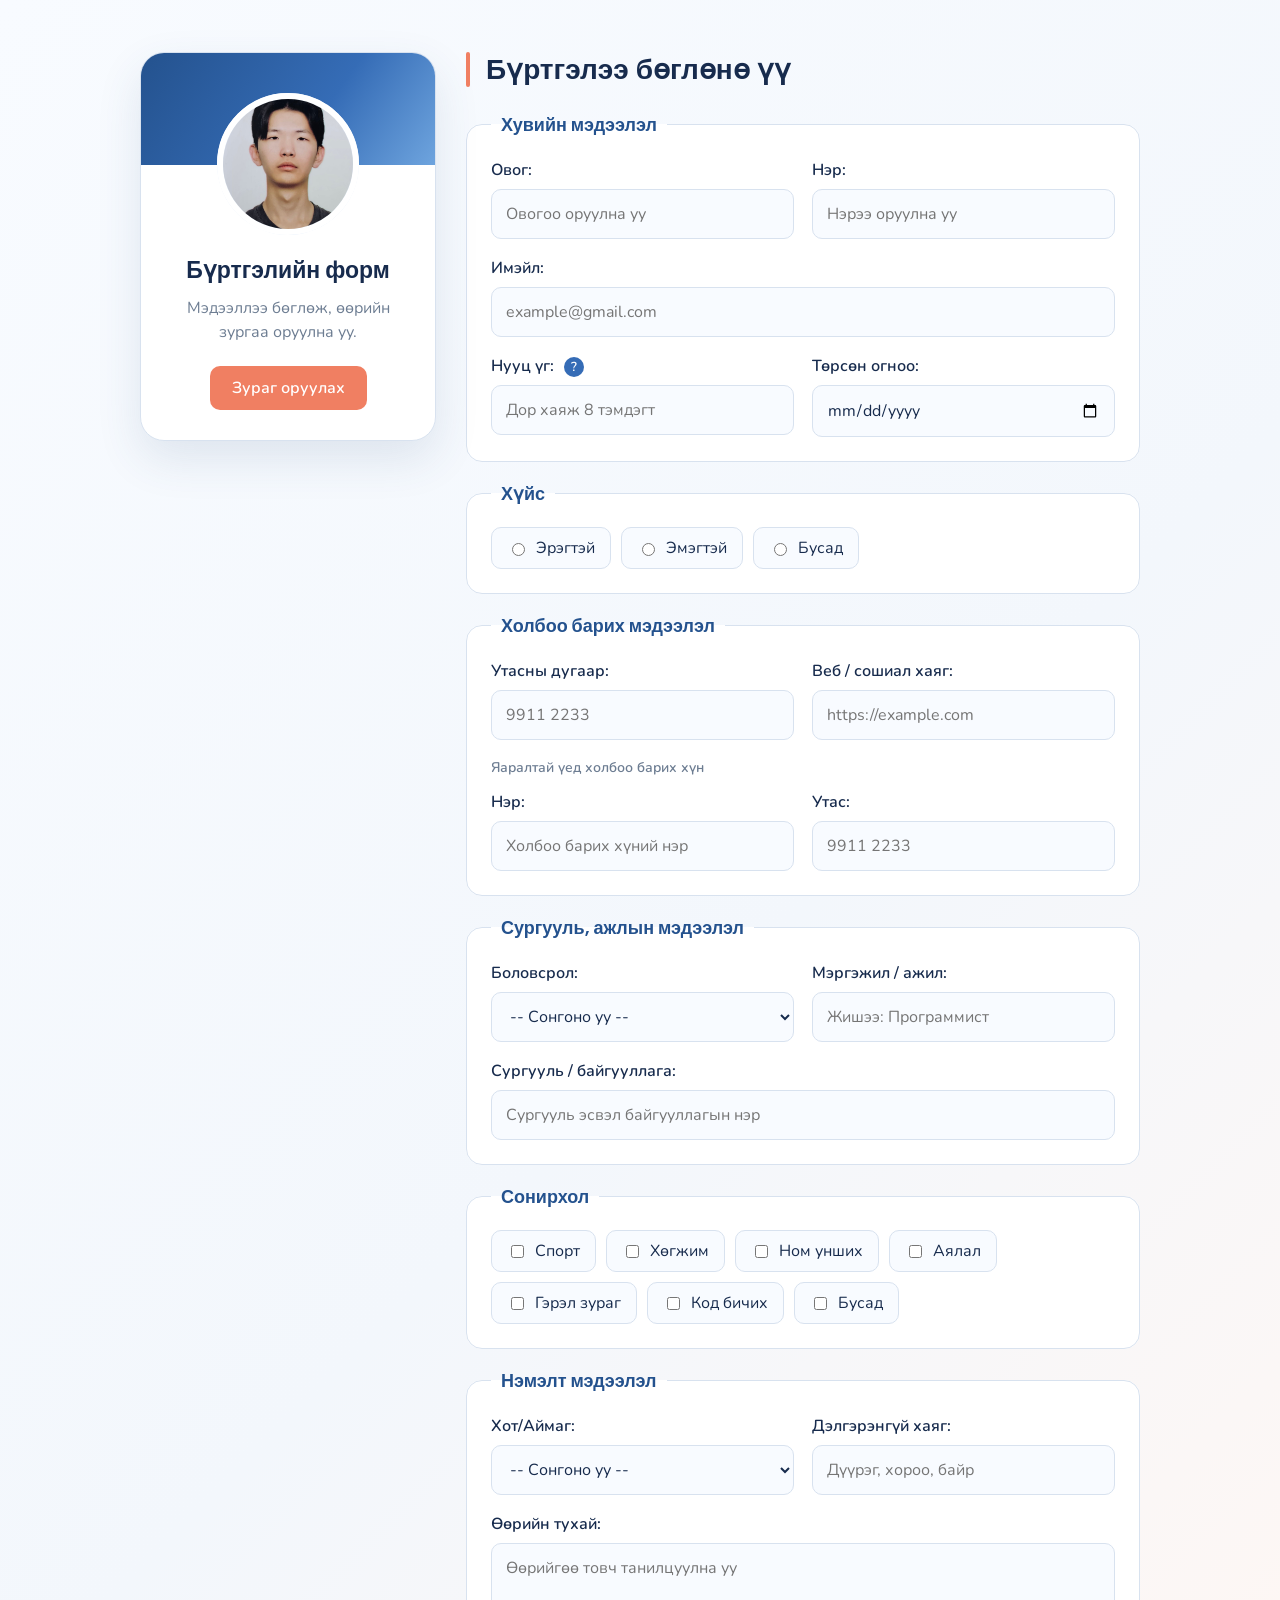
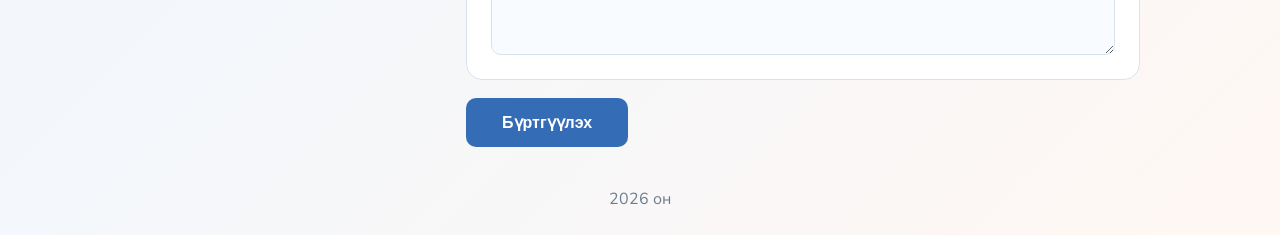
<file: index.html>
<!DOCTYPE html>
<html lang="mn">
<head>
  <meta charset="UTF-8">
  <meta name="viewport" content="width=device-width, initial-scale=1">
  <title>Lab3 - Бүртгэлийн форм</title>
  <link href="https://fonts.googleapis.com/css2?family=Poppins:wght@600&family=Nunito:wght@400;600&display=swap" rel="stylesheet">
  <link rel="stylesheet" href="lab3.css">
</head>
<body>
<main class="layout">

  <aside class="profile">
    <div class="profile-banner"></div>
    <div class="avatar">
      <img id="avatarImg" class="avatar-img" src="image.jpg" alt="Миний зураг" onerror="this.style.visibility='hidden'">
    </div>
    <h1 class="profile-title">Бүртгэлийн форм</h1>
    <p class="profile-text">Мэдээллээ бөглөж, өөрийн зургаа оруулна уу.</p>
    <label class="photo-btn">Зураг оруулах
      <input type="file" id="photo" class="visually-hidden" accept="image/*">
    </label>
  </aside>

  <form class="form" action="#" method="post">
    <header class="form-intro"><h2>Бүртгэлээ бөглөнө үү</h2></header>

    <fieldset class="card">
      <legend class="card-title">Хувийн мэдээлэл</legend>
      <div class="row">
        <div class="field">
          <label for="surname">Овог:</label>
          <input class="input" id="surname" name="surname" placeholder="Овогоо оруулна уу" required minlength="2">
        </div>
        <div class="field">
          <label for="name">Нэр:</label>
          <input class="input" id="name" name="name" placeholder="Нэрээ оруулна уу" required minlength="2">
        </div>
      </div>
      <div class="field">
        <label for="email">Имэйл:</label>
        <input class="input" type="email" id="email" name="email" placeholder="example@gmail.com" required>
      </div>
      <div class="row">
        <div class="field">
          <label for="password">Нууц үг:
            <span class="tooltip" tabindex="0">?
              <span class="tooltip-text">Дор хаяж 8 тэмдэгт, үсэг болон тоо агуулсан байх ёстой</span>
            </span>
          </label>
          <input class="input" type="password" id="password" name="password" placeholder="Дор хаяж 8 тэмдэгт"
                 required pattern="(?=.*\d)(?=.*[a-zA-Z]).{8,}">
        </div>
        <div class="field">
          <label for="birthdate">Төрсөн огноо:</label>
          <input class="input" type="date" id="birthdate" name="birthdate" required>
        </div>
      </div>
    </fieldset>

    <fieldset class="card">
      <legend class="card-title">Хүйс</legend>
      <div class="choice-group">
        <label class="choice"><input type="radio" name="gender" value="male" required> Эрэгтэй</label>
        <label class="choice"><input type="radio" name="gender" value="female"> Эмэгтэй</label>
        <label class="choice"><input type="radio" name="gender" value="other"> Бусад</label>
      </div>
    </fieldset>

    <fieldset class="card">
      <legend class="card-title">Холбоо барих мэдээлэл</legend>
      <div class="row">
        <div class="field">
          <label for="phone">Утасны дугаар:</label>
          <input class="input" type="tel" id="phone" name="phone" placeholder="9911 2233" pattern="[0-9\s+()-]{8,}" required>
        </div>
        <div class="field">
          <label for="social">Веб / сошиал хаяг:</label>
          <input class="input" type="url" id="social" name="social" placeholder="https://example.com">
        </div>
      </div>
      <div class="subsection-title">Яаралтай үед холбоо барих хүн</div>
      <div class="row">
        <div class="field">
          <label for="emergency-name">Нэр:</label>
          <input class="input" id="emergency-name" name="emergency-name" placeholder="Холбоо барих хүний нэр">
        </div>
        <div class="field">
          <label for="emergency-phone">Утас:</label>
          <input class="input" type="tel" id="emergency-phone" name="emergency-phone" placeholder="9911 2233" pattern="[0-9\s+()-]{8,}">
        </div>
      </div>
    </fieldset>

    <fieldset class="card">
      <legend class="card-title">Сургууль, ажлын мэдээлэл</legend>
      <div class="row">
        <div class="field">
          <label for="education">Боловсрол:</label>
          <select class="input" id="education" name="education" required>
            <option value="">-- Сонгоно уу --</option>
            <option>Бүрэн дунд</option>
            <option>Оюутан</option>
            <option>Бакалавр</option>
            <option>Магистр</option>
            <option>Бусад</option>
          </select>
        </div>
        <div class="field">
          <label for="occupation">Мэргэжил / ажил:</label>
          <input class="input" id="occupation" name="occupation" placeholder="Жишээ: Программист" required minlength="2">
        </div>
      </div>
      <div class="field">
        <label for="school">Сургууль / байгууллага:</label>
        <input class="input" id="school" name="school" placeholder="Сургууль эсвэл байгууллагын нэр">
      </div>
    </fieldset>

    <fieldset class="card">
      <legend class="card-title">Сонирхол</legend>
      <div class="choice-group">
        <label class="choice"><input type="checkbox" name="interests" value="sport"> Спорт</label>
        <label class="choice"><input type="checkbox" name="interests" value="music"> Хөгжим</label>
        <label class="choice"><input type="checkbox" name="interests" value="reading"> Ном унших</label>
        <label class="choice"><input type="checkbox" name="interests" value="travel"> Аялал</label>
        <label class="choice"><input type="checkbox" name="interests" value="photography"> Гэрэл зураг</label>
        <label class="choice"><input type="checkbox" name="interests" value="coding"> Код бичих</label>
        <label class="choice"><input type="checkbox" name="interests" value="other"> Бусад</label>
      </div>
    </fieldset>

    <fieldset class="card">
      <legend class="card-title">Нэмэлт мэдээлэл</legend>
      <div class="row">
        <div class="field">
          <label for="city">Хот/Аймаг:</label>
          <select class="input" id="city" name="city" required>
            <option value="">-- Сонгоно уу --</option>
            <option>Улаанбаатар</option>
            <option>Дархан</option>
            <option>Эрдэнэт</option>
            <option>Бусад</option>
          </select>
        </div>
        <div class="field">
          <label for="address">Дэлгэрэнгүй хаяг:</label>
          <input class="input" id="address" name="address" placeholder="Дүүрэг, хороо, байр">
        </div>
      </div>
      <div class="field">
        <label for="bio">Өөрийн тухай:</label>
        <textarea class="input" id="bio" name="bio" placeholder="Өөрийгөө товч танилцуулна уу"></textarea>
      </div>
    </fieldset>

    <button class="btn" type="submit">Бүртгүүлэх</button>
  </form>
</main>

<footer class="footer">2026 он</footer>

<script>
  photo.onchange = e => {
    avatarImg.src = URL.createObjectURL(e.target.files[0]);
    avatarImg.style.visibility = 'visible';
  };
</script>
</body>
</html>
</file>
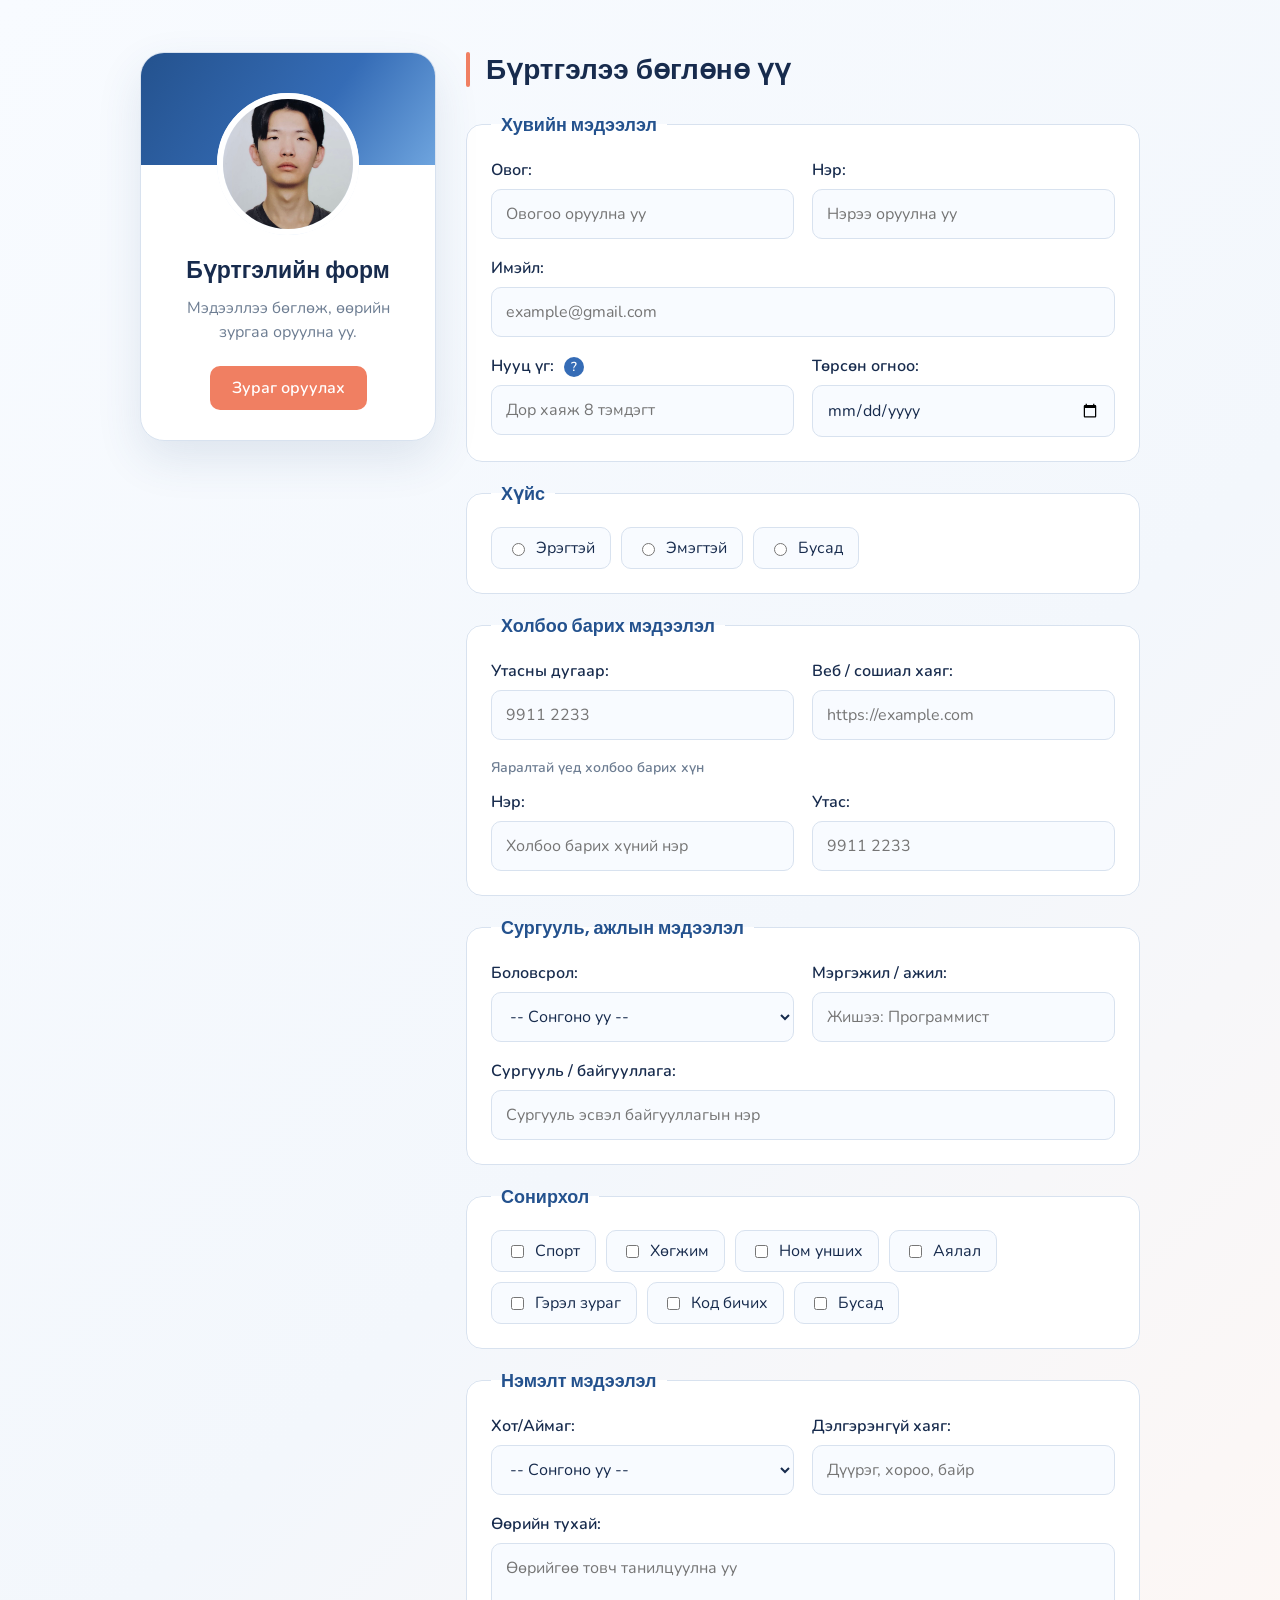
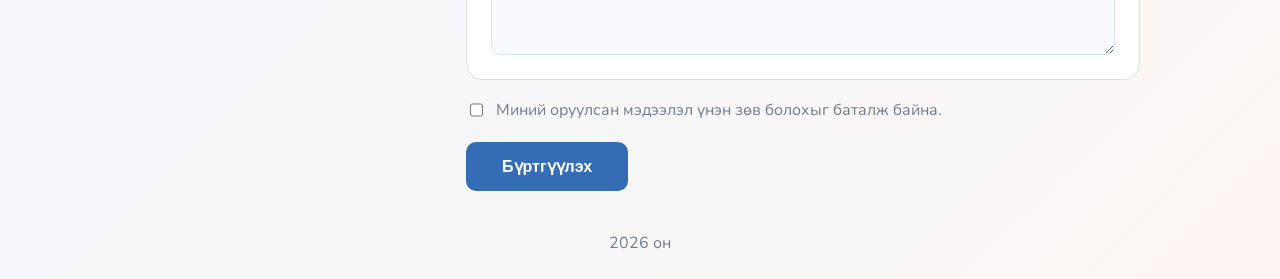
<file: lab3.html>
<!DOCTYPE html>
<html lang="mn">
<head>
  <meta charset="UTF-8">
  <meta name="viewport" content="width=device-width, initial-scale=1">
  <title>Lab3 - Бүртгэлийн форм</title>
  <link href="https://fonts.googleapis.com/css2?family=Poppins:wght@600&family=Nunito:wght@400;600&display=swap" rel="stylesheet">
  <link rel="stylesheet" href="lab3.css">
</head>
<body>
<main class="layout">

  <aside class="profile">
    <div class="profile-banner"></div>
    <div class="avatar">
      <img id="avatarImg" class="avatar-img" src="image.jpg" alt="Миний зураг" onerror="this.style.visibility='hidden'">
    </div>
    <h1 class="profile-title">Бүртгэлийн форм</h1>
    <p class="profile-text">Мэдээллээ бөглөж, өөрийн зургаа оруулна уу.</p>
    <label class="photo-btn">Зураг оруулах
      <input type="file" id="photo" class="visually-hidden" accept="image/*">
    </label>
  </aside>

  <form class="form" action="#" method="post">
    <header class="form-intro"><h2>Бүртгэлээ бөглөнө үү</h2></header>

    <fieldset class="card">
      <legend class="card-title">Хувийн мэдээлэл</legend>
      <div class="row">
        <div class="field">
          <label for="surname">Овог:</label>
          <input class="input" id="surname" name="surname" placeholder="Овогоо оруулна уу" required minlength="2">
        </div>
        <div class="field">
          <label for="name">Нэр:</label>
          <input class="input" id="name" name="name" placeholder="Нэрээ оруулна уу" required minlength="2">
        </div>
      </div>
      <div class="field">
        <label for="email">Имэйл:</label>
        <input class="input" type="email" id="email" name="email" placeholder="example@gmail.com" required>
      </div>
      <div class="row">
        <div class="field">
          <label for="password">Нууц үг:
            <span class="tooltip" tabindex="0">?
              <span class="tooltip-text">Дор хаяж 8 тэмдэгт, үсэг болон тоо агуулсан байх ёстой</span>
            </span>
          </label>
          <input class="input" type="password" id="password" name="password" placeholder="Дор хаяж 8 тэмдэгт"
                 required pattern="(?=.*\d)(?=.*[a-zA-Z]).{8,}">
        </div>
        <div class="field">
          <label for="birthdate">Төрсөн огноо:</label>
          <input class="input" type="date" id="birthdate" name="birthdate" required>
        </div>
      </div>
    </fieldset>

    <fieldset class="card">
      <legend class="card-title">Хүйс</legend>
      <div class="choice-group">
        <label class="choice"><input type="radio" name="gender" value="male" required> Эрэгтэй</label>
        <label class="choice"><input type="radio" name="gender" value="female"> Эмэгтэй</label>
        <label class="choice"><input type="radio" name="gender" value="other"> Бусад</label>
      </div>
    </fieldset>

    <fieldset class="card">
      <legend class="card-title">Холбоо барих мэдээлэл</legend>
      <div class="row">
        <div class="field">
          <label for="phone">Утасны дугаар:</label>
          <input class="input" type="tel" id="phone" name="phone" placeholder="9911 2233" pattern="[0-9\s+()-]{8,}" required>
        </div>
        <div class="field">
          <label for="social">Веб / сошиал хаяг:</label>
          <input class="input" type="url" id="social" name="social" placeholder="https://example.com">
        </div>
      </div>
      <div class="subsection-title">Яаралтай үед холбоо барих хүн</div>
      <div class="row">
        <div class="field">
          <label for="emergency-name">Нэр:</label>
          <input class="input" id="emergency-name" name="emergency-name" placeholder="Холбоо барих хүний нэр">
        </div>
        <div class="field">
          <label for="emergency-phone">Утас:</label>
          <input class="input" type="tel" id="emergency-phone" name="emergency-phone" placeholder="9911 2233" pattern="[0-9\s+()-]{8,}">
        </div>
      </div>
    </fieldset>

    <fieldset class="card">
      <legend class="card-title">Сургууль, ажлын мэдээлэл</legend>
      <div class="row">
        <div class="field">
          <label for="education">Боловсрол:</label>
          <select class="input" id="education" name="education" required>
            <option value="">-- Сонгоно уу --</option>
            <option>Бүрэн дунд</option>
            <option>Оюутан</option>
            <option>Бакалавр</option>
            <option>Магистр</option>
            <option>Бусад</option>
          </select>
        </div>
        <div class="field">
          <label for="occupation">Мэргэжил / ажил:</label>
          <input class="input" id="occupation" name="occupation" placeholder="Жишээ: Программист" required minlength="2">
        </div>
      </div>
      <div class="field">
        <label for="school">Сургууль / байгууллага:</label>
        <input class="input" id="school" name="school" placeholder="Сургууль эсвэл байгууллагын нэр">
      </div>
    </fieldset>

    <fieldset class="card">
      <legend class="card-title">Сонирхол</legend>
      <div class="choice-group">
        <label class="choice"><input type="checkbox" name="interests" value="sport"> Спорт</label>
        <label class="choice"><input type="checkbox" name="interests" value="music"> Хөгжим</label>
        <label class="choice"><input type="checkbox" name="interests" value="reading"> Ном унших</label>
        <label class="choice"><input type="checkbox" name="interests" value="travel"> Аялал</label>
        <label class="choice"><input type="checkbox" name="interests" value="photography"> Гэрэл зураг</label>
        <label class="choice"><input type="checkbox" name="interests" value="coding"> Код бичих</label>
        <label class="choice"><input type="checkbox" name="interests" value="other"> Бусад</label>
      </div>
    </fieldset>

    <fieldset class="card">
      <legend class="card-title">Нэмэлт мэдээлэл</legend>
      <div class="row">
        <div class="field">
          <label for="city">Хот/Аймаг:</label>
          <select class="input" id="city" name="city" required>
            <option value="">-- Сонгоно уу --</option>
            <option>Улаанбаатар</option>
            <option>Дархан</option>
            <option>Эрдэнэт</option>
            <option>Бусад</option>
          </select>
        </div>
        <div class="field">
          <label for="address">Дэлгэрэнгүй хаяг:</label>
          <input class="input" id="address" name="address" placeholder="Дүүрэг, хороо, байр">
        </div>
      </div>
      <div class="field">
        <label for="bio">Өөрийн тухай:</label>
        <textarea class="input" id="bio" name="bio" placeholder="Өөрийгөө товч танилцуулна уу"></textarea>
      </div>
    </fieldset>

    <label class="consent">
      <input type="checkbox" name="consent" required>
      Миний оруулсан мэдээлэл үнэн зөв болохыг баталж байна.
    </label>
    <button class="btn" type="submit">Бүртгүүлэх</button>
  </form>
</main>

<footer class="footer">2026 он</footer>

<script>
  photo.onchange = e => {
    avatarImg.src = URL.createObjectURL(e.target.files[0]);
    avatarImg.style.visibility = 'visible';
  };
</script>
</body>
</html>
</file>
<file: lab3.css>
:root {
  --ink: #172b4d; --primary: #356cb6; --dark: #24528e; --accent: #f07f62;
  --bg: #f3f7fc; --border: #d8e2ef; --muted: #6d7d92;
  --head: "Poppins", Arial, sans-serif; --body: "Nunito", Arial, sans-serif;
}

* { box-sizing: border-box; }

body {
  margin: 0;
  background: linear-gradient(135deg, #f8fbff, var(--bg) 55%, #fff7f3);
  color: var(--ink);
  font: 16px/1.5 var(--body);
}

.visually-hidden { position: absolute; width: 1px; height: 1px; overflow: hidden; clip-path: inset(50%); }

.layout {
  display: grid;
  grid-template-columns: 296px 1fr;
  gap: 30px;
  align-items: start;
  max-width: 1040px;
  margin: 0 auto;
  padding: 52px 20px 30px;
}

.profile {
  position: sticky;
  top: 28px;
  overflow: hidden;
  padding: 0 26px 30px;
  text-align: center;
  background: #fff;
  border: 1px solid var(--border);
  border-radius: 24px;
  box-shadow: 0 18px 45px rgba(47, 83, 126, .12);
}

.profile-banner {
  height: 112px;
  margin: 0 -26px;
  background: linear-gradient(125deg, var(--dark), var(--primary) 60%, #6ea4de);
}

.avatar {
  position: relative;
  width: 142px;
  height: 142px;
  margin: -72px auto 18px;
  background: #e7f0fb;
  border-radius: 50%;
}

.avatar-img { width: 100%; height: 100%; object-fit: cover; border: 6px solid #fff; border-radius: 50%; }

.profile-title, .form-intro h2, .card-title { font-family: var(--head); font-weight: 600; }
.profile-title { margin: 0 0 8px; font-size: 23px; }
.profile-text { max-width: 220px; margin: 0 auto 22px; color: var(--muted); }

.photo-btn {
  display: inline-block;
  padding: 10px 22px;
  color: #fff;
  font-weight: 600;
  background: var(--accent);
  border-radius: 10px;
  cursor: pointer;
}

.form-intro { position: relative; margin-bottom: 24px; padding-left: 20px; }
.form-intro::before { content: ""; position: absolute; inset: 0 auto 0 0; width: 4px; background: var(--accent); border-radius: 4px; }
.form-intro h2 { margin: 0; font-size: 28px; line-height: 1.25; }

.card {
  margin: 0 0 18px;
  padding: 20px 24px 24px;
  background: #fff;
  border: 1px solid var(--border);
  border-radius: 16px;
}

.card-title { padding: 0 10px; color: var(--dark); font-size: 18px; }

.row { display: grid; grid-template-columns: 1fr 1fr; gap: 0 18px; }
.field { margin-bottom: 17px; }
.card > :last-child, .card > :last-child .field { margin-bottom: 0; }
.field label { display: block; margin-bottom: 7px; font-weight: 600; }
.subsection-title { margin-bottom: 12px; color: var(--muted); font-size: 14px; font-weight: 600; }

.input {
  display: block;
  width: 100%;
  padding: 12px 14px;
  color: var(--ink);
  font: inherit;
  background: #f8fbff;
  border: 1px solid var(--border);
  border-radius: 10px;
}

textarea.input { min-height: 112px; resize: vertical; }
.input:focus { outline: none; background: #fff; border-color: var(--primary); box-shadow: 0 0 0 4px rgba(53, 108, 182, .14); }
.input:user-invalid { border-color: #d85b56; }

.choice-group { display: flex; flex-wrap: wrap; gap: 10px; }

.choice {
  display: inline-flex;
  align-items: center;
  gap: 8px;
  padding: 8px 15px;
  background: #f8fbff;
  border: 1px solid var(--border);
  border-radius: 10px;
  cursor: pointer;
}

.choice:has(input:checked) { color: var(--dark); background: #eaf3ff; border-color: var(--primary); }
.choice input, .consent input { accent-color: var(--primary); }
.consent { display: flex; gap: 10px; margin: 6px 0 20px; color: var(--muted); cursor: pointer; }

.tooltip {
  position: relative;
  display: inline-block;
  width: 20px;
  height: 20px;
  margin-left: 6px;
  color: #fff;
  font-size: 13px;
  line-height: 20px;
  text-align: center;
  background: var(--primary);
  border-radius: 50%;
  cursor: help;
}

.tooltip-text {
  position: absolute;
  bottom: 135%;
  left: 50%;
  z-index: 2;
  width: 230px;
  padding: 9px 12px;
  transform: translateX(-50%);
  color: #fff;
  font-size: 13px;
  font-weight: 400;
  line-height: 1.4;
  text-align: left;
  background: var(--ink);
  border-radius: 9px;
  visibility: hidden;
}

.tooltip:hover .tooltip-text, .tooltip:focus .tooltip-text { visibility: visible; }

.btn {
  padding: 12px 36px;
  color: #fff;
  font: 600 16px var(--head);
  background: var(--primary);
  border: 0;
  border-radius: 10px;
  cursor: pointer;
}

.btn:hover { background: var(--dark); }
.btn:focus-visible, .photo-btn:focus-within { outline: 3px solid var(--accent); outline-offset: 3px; }
.footer { padding: 10px 16px 24px; color: var(--muted); text-align: center; }

@media (max-width: 760px) {
  .layout { grid-template-columns: 1fr; padding-top: 28px; }
  .profile { position: static; }
  .row { grid-template-columns: 1fr; }
}

@media (max-width: 480px) {
  .card { padding: 18px 16px; }
  .btn { width: 100%; }
}
</file>
